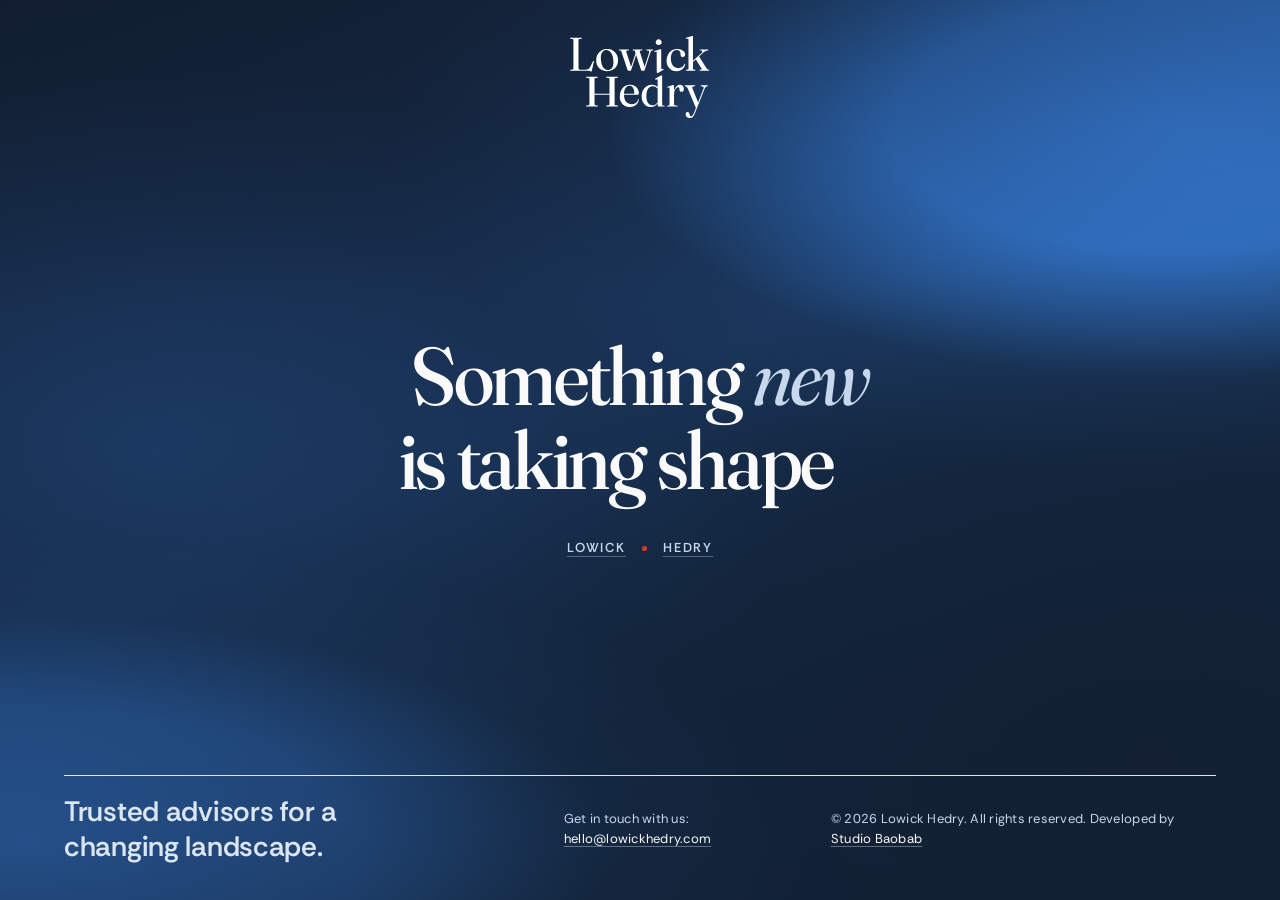
<file: index.html>
<!doctype html>
<html lang="en">
<head>
  <meta charset="utf-8">
  <meta name="viewport" content="width=device-width, initial-scale=1, viewport-fit=cover">
  <title>Lowick Hedry — Coming Soon</title>
  <meta name="description" content="Lowick Hedry — trusted advisors for a changing landscape. Launching end of June 2026.">
  <link rel="icon" type="image/png" href="assets/lh-favicon.png">
  <link rel="stylesheet" href="css/lowick-hedry.css">
</head>
<body>
  <main class="page">

    <header class="topbar anim-fade-down">
      <img class="wordmark anim-soft-pop anim-delay-1" src="assets/lowick-hedry-logo-portrait-negative.svg" alt="Lowick Hedry">
    </header>

    <section class="hero">
      <div class="hero-copy">

        <h1 class="headline anim-fade-up anim-delay-3">
          Something <em>new</em> is taking shape<span class="reddot" aria-hidden="true"><span>.</span><span>.</span><span>.</span></span>
        </h1>
      </div>
      <div class="companies anim-fade-up anim-delay-4">
        <a href="https://lowickgroup.com/" target="_blank" rel="noopener">Lowick</a>
        <span class="companies-dot" aria-hidden="true"></span>
        <a href="https://hedry.co.uk/" target="_blank" rel="noopener">Hedry</a>
      </div>

    </section>

    <footer class="footer anim-fade-up anim-delay-6">
      <p class="tagline">Trusted advisors for a changing landscape.</p>
      <div class="footer-copy">
        <span class="copy">Get in touch with us: <a class="value" href="mailto:hello@lowickhedry.com">hello@lowickhedry.com</a></span>
        <span class="copy">&copy; 2026 Lowick Hedry. All rights reserved. Developed by <a href="https://studiobaobab.com" target="_blank" rel="noopener">Studio Baobab</a></span>
      </div>
    </footer>

  </main>
</body>
</html>
</file>
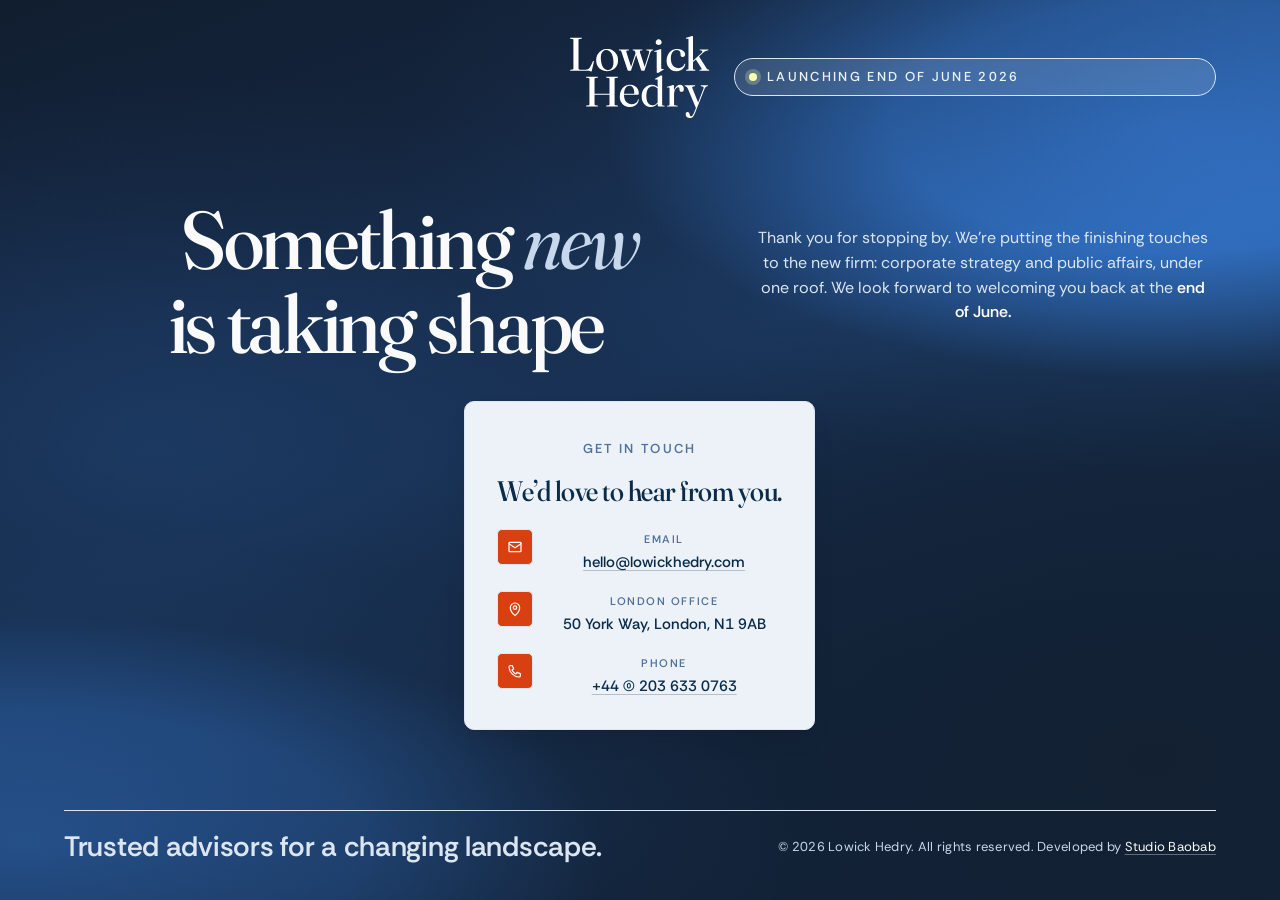
<file: coming-soon.html>
<!doctype html>
<html lang="en">
<head>
  <meta charset="utf-8">
  <meta name="viewport" content="width=device-width, initial-scale=1, viewport-fit=cover">
  <title>Lowick Hedry — Coming Soon</title>
  <meta name="description" content="Lowick Hedry — trusted advisors for a changing landscape. Launching end of June 2026.">
  <link rel="stylesheet" href="css/lowick-hedry.css">
</head>
<body>
  <main class="page">

    <header class="topbar anim-fade-down">
      <img class="wordmark anim-soft-pop anim-delay-1" src="assets/lowick-hedry-logo-portrait-negative.svg" alt="Lowick Hedry">
      <span class="badge anim-soft-pop anim-delay-2">
        <span class="pulse" aria-hidden="true"></span>
        Launching end of June 2026
      </span>
    </header>

    <section class="hero">
      <div class="hero-copy">

        <h1 class="headline anim-fade-up anim-delay-3">
          Something <em>new</em> is taking shape<span class="reddot" aria-hidden="true"><span>.</span><span>.</span><span>.</span></span>
        </h1>

        <p class="lede anim-fade-up anim-delay-4">
          Thank you for stopping by. We’re putting the finishing touches to the new firm: corporate strategy and public affairs, under one roof. We look forward to welcoming you back at the <strong>end of June.</strong>
        </p>
      </div>

      <!-- GET IN TOUCH SECTION -->
      <aside class="card anim-soft-pop anim-delay-5" aria-label="Contact details">
        <span class="eyebrow">Get in touch</span>
        <h3>We&rsquo;d love to hear from you.</h3>

        <ul class="contact-list anim-stagger">
          <li class="contact-item">
            <span class="icon" aria-hidden="true">
              <svg viewBox="0 0 24 24" fill="none" stroke="currentColor" stroke-width="1.8" stroke-linecap="round" stroke-linejoin="round">
                <rect x="3" y="5" width="18" height="14" rx="1"/>
                <path d="M3 7l9 6 9-6"/>
              </svg>
            </span>
            <div>
              <div class="label">Email</div>
              <a class="value" href="mailto:hello@lowickhedry.com">hello@lowickhedry.com</a>
            </div>
          </li>

          <li class="contact-item">
            <span class="icon" aria-hidden="true">
              <svg viewBox="0 0 24 24" fill="none" stroke="currentColor" stroke-width="1.8" stroke-linecap="round" stroke-linejoin="round">
                <path d="M12 22s7-6.2 7-12a7 7 0 1 0-14 0c0 5.8 7 12 7 12z"/>
                <circle cx="12" cy="10" r="2.6"/>
              </svg>
            </span>
            <div>
              <div class="label">London Office</div>
              <span class="value">50 York Way, London, N1 9AB</span>
            </div>
          </li>

          <li class="contact-item">
            <span class="icon" aria-hidden="true">
              <svg viewBox="0 0 24 24" fill="none" stroke="currentColor" stroke-width="1.8" stroke-linecap="round" stroke-linejoin="round">
                <path d="M5 4h3l2 5-2.5 1.5a12 12 0 0 0 6 6L15 14l5 2v3a2 2 0 0 1-2 2A16 16 0 0 1 3 6a2 2 0 0 1 2-2z"/>
              </svg>
            </span>
            <div>
              <div class="label">Phone</div>
              <a class="value" href="tel:+442036330763">+44 (0) 203 633 0763</a>
            </div>
          </li>
        </ul>
      </aside>
      <!-- END OF GET IN TOUCH SECTION -->

    </section>

    <footer class="footer anim-fade-up anim-delay-6">
      <p class="tagline">Trusted advisors for a changing landscape.</p>
      <span class="copy">&copy; 2026 Lowick Hedry. All rights reserved. Developed by <a href="https://studiobaobab.com" target="_blank" rel="noopener">Studio Baobab</a></span>
    </footer>

  </main>
</body>
</html>
</file>
<file: css/lowick-hedry.css>
/* ============================================================
   Lowick Hedry - brand tokens
   Mirrors 01. Design System/colors_and_type.css.
   ============================================================ */

/* Fonts loaded from Google Fonts - Fraunces (variable) + Rethink Sans (variable) */
@import url('https://fonts.googleapis.com/css2?family=Fraunces:ital,opsz,wght,SOFT@0,9..144,100..900,0..100;1,9..144,100..900,0..100&family=Rethink+Sans:ital,wght@0,400..800;1,400..800&display=swap');

:root {
  /* Brand palette */
  --off-white:     #FAFAFA;
  --anchor:        #0A2C4A;   /* Midnight Navy */
  --anchor-deep:   #051A2E;
  --whisper:       #C8D8EC;
  --whisper-60:    #DCE6F3;
  --whisper-20:    #ECF2F8;
  --civic:         #4F719C;
  --civic-deep:    #3D5A7E;
  --signal:        #D84011;   /* Orangey-Red - the dot */
  --signal-deep:   #B83209;
  --signal-tint:   #FBE0D6;
  --highlight:     #F6FFB0;
  --ink:           #0A2C4A;
  --ink-soft:      #1F3E5C;
  --graphite:      #4F719C;
  --stone:         #8A9FB7;

  --font-display:  "Fraunces", "Source Serif Pro", "Georgia", serif;
  --font-sans:     "Rethink Sans", "Inter", "Helvetica Neue", system-ui, sans-serif;

  --fs-eyebrow:    13px;
  --fs-caption:    13px;
  --fs-body:       17px;

  --r-card:        10px;
  --r-tag:         999px;
  --r-button:      0;

  --sh-2: 0 2px 0 rgba(14,17,23,0.04), 0 12px 28px -8px rgba(14,17,23,0.12);

  --ease-out:   cubic-bezier(0.2, 0.7, 0.1, 1);
  --ease-inout: cubic-bezier(0.45, 0, 0.2, 1);
  --dur-base:   200ms;
}

*, *::before, *::after { box-sizing: border-box; }
html, body { height: 100%; margin: 0; }
body {
  min-height: 100vh;
  min-height: 100dvh;
  background: #111E30;
  color: var(--whisper-20);
  font-family: var(--font-sans);
  font-size: var(--fs-body);
  line-height: 1.55;
  -webkit-font-smoothing: antialiased;
  overflow: hidden;
}
::selection { background: var(--signal); color: #fff; }

.reddot {
  color: var(--signal);
  display: inline-flex;
  gap: 0.02em;
  padding-left: 4px;
}
.reddot span {
  animation: ellipsisFade 2.4s var(--ease-inout) infinite;
  opacity: 0;
}
.reddot span:nth-child(2) {
  animation-delay: 0.28s;
}
.reddot span:nth-child(3) {
  animation-delay: 0.56s;
}
@keyframes ellipsisFade {
  0%, 72%, 100% { opacity: 0; }
  18%, 48% { opacity: 1; }
}

/* ----- Reusable animation blocks ----- */
.anim-fade-up,
.anim-fade-down,
.anim-soft-pop {
  animation-duration: 900ms;
  animation-fill-mode: both;
  animation-timing-function: var(--ease-out);
  opacity: 0;
  will-change: opacity, transform;
}
.anim-fade-up {
  animation-name: lhFadeUp;
}
.anim-fade-down {
  animation-name: lhFadeDown;
}
.anim-soft-pop {
  animation-name: lhSoftPop;
}
.anim-delay-1 { animation-delay: 120ms; }
.anim-delay-2 { animation-delay: 220ms; }
.anim-delay-3 { animation-delay: 340ms; }
.anim-delay-4 { animation-delay: 480ms; }
.anim-delay-5 { animation-delay: 620ms; }
.anim-delay-6 { animation-delay: 780ms; }

.anim-stagger > * {
  animation: lhFadeUp 760ms var(--ease-out) both;
  opacity: 0;
  will-change: opacity, transform;
}
.anim-stagger > *:nth-child(1) { animation-delay: 760ms; }
.anim-stagger > *:nth-child(2) { animation-delay: 880ms; }
.anim-stagger > *:nth-child(3) { animation-delay: 1000ms; }
.anim-stagger > *:nth-child(4) { animation-delay: 1120ms; }

.anim-line-draw {
  transform-origin: left center;
  animation: lhLineDraw 820ms var(--ease-out) both;
  will-change: transform, opacity;
}

@keyframes lhFadeUp {
  from {
    opacity: 0;
    transform: translate3d(0, 18px, 0);
  }
  to {
    opacity: 1;
    transform: translate3d(0, 0, 0);
  }
}
@keyframes lhFadeDown {
  from {
    opacity: 0;
    transform: translate3d(0, -14px, 0);
  }
  to {
    opacity: 1;
    transform: translate3d(0, 0, 0);
  }
}
@keyframes lhSoftPop {
  from {
    opacity: 0;
    transform: translate3d(0, 10px, 0) scale(0.985);
  }
  to {
    opacity: 1;
    transform: translate3d(0, 0, 0) scale(1);
  }
}
@keyframes lhLineDraw {
  from {
    opacity: 0;
    transform: scaleX(0);
  }
  to {
    opacity: 1;
    transform: scaleX(1);
  }
}

/* ----- Layout: 100vh page, three-block stack ----- */
.page {
  position: relative;
  height: 100vh;
  height: 100dvh;
  width: 100%;
  display: flex;
  flex-direction: column;
  justify-content: space-between;
  padding: clamp(24px, 4vh, 56px) clamp(24px, 5vw, 88px);
  overflow: hidden;
}

/* Official Lowick Hedry dark gradient - rendered in CSS so the
   page works without the asset file. */
.page::before {
  content: "";
  position: absolute;
  inset: 0;
  background:
    radial-gradient(ellipse 86% 54% at 92% 14%, rgba(54, 121, 210, 0.98) 0%, rgba(53, 122, 212, 0.82) 26%, rgba(31, 65, 109, 0.28) 52%, transparent 72%),
    radial-gradient(ellipse 78% 44% at 2% 94%, rgba(52, 117, 204, 0.92) 0%, rgba(52, 119, 208, 0.62) 34%, rgba(33, 71, 122, 0.24) 58%, transparent 78%),
    radial-gradient(ellipse 72% 58% at 12% 50%, rgba(33, 71, 122, 0.58) 0%, rgba(25, 51, 87, 0.36) 46%, transparent 72%),
    radial-gradient(ellipse 78% 64% at 90% 84%, rgba(19, 33, 51, 0.96) 0%, rgba(19, 37, 60, 0.74) 46%, transparent 74%),
    linear-gradient(158deg, #111E30 0%, #152640 22%, #193357 45%, #13253C 69%, #111E30 100%);
  z-index: 0;
  pointer-events: none;
}

/* Official Lowick Hedry light gradient - rendered in CSS. */
.lh-gradient-light {
  background:
    radial-gradient(ellipse 90% 70% at 85% 110%, rgba(216, 64, 17, 0.18), transparent 60%),
    radial-gradient(ellipse 80% 70% at 10% -10%, rgba(200, 216, 236, 0.85), transparent 55%),
    radial-gradient(ellipse 70% 60% at 100% 0%,  rgba(79, 113, 156, 0.22), transparent 60%),
    linear-gradient(135deg, #FAFAFA 0%, #ECF2F8 38%, #DCE6F3 70%, #C8D8EC 100%);
}

.page::after {
  content: "";
  position: absolute;
  inset: 0;
  background:
    radial-gradient(ellipse 120% 50% at 50% 0%, rgba(17, 30, 48, 0.38) 0%, rgba(17, 30, 48, 0) 64%),
    linear-gradient(180deg, rgba(17, 30, 48, 0.08) 0%, rgba(17, 30, 48, 0) 34%, rgba(17, 30, 48, 0.44) 100%);
  z-index: 0;
  pointer-events: none;
}
.page > * { position: relative; z-index: 1; }

/* ----- Header ----- */
.topbar {
  display: grid;
  grid-template-columns: 1fr auto 1fr;
  align-items: center;
  gap: 24px;
}

/* Wordmark */
.wordmark {
  display: block;
  grid-column: 2;
  width: clamp(110px, 12vw, 140px);
  height: auto;
}

.companies {
  display: inline-flex;
  justify-self: center;
  align-items: center;
  gap: 16px;
  font-family: var(--font-sans);
  font-size: var(--fs-eyebrow);
  font-weight: 600;
  letter-spacing: 0.14em;
  text-transform: uppercase;
}
.companies a {
  color: var(--whisper);
  text-decoration: underline;
  text-decoration-color: color-mix(in oklab, var(--whisper) 35%, transparent);
  text-decoration-thickness: 1px;
  text-underline-offset: 4px;
  transition: color var(--dur-base) var(--ease-out), text-decoration-color var(--dur-base) var(--ease-out);
}
.companies a:hover {
  color: var(--off-white);
  text-decoration-color: var(--signal);
}
.companies-dot {
  width: 5px;
  height: 5px;
  border-radius: 999px;
  background: var(--signal);
}

.badge {
  font-family: var(--font-sans);
  font-size: var(--fs-eyebrow);
  font-weight: 500;
  letter-spacing: 0.18em;
  text-transform: uppercase;
  display: inline-flex;
  align-items: center;
  gap: 10px;
  padding: 8px 14px;
  border: 1px solid var(--whisper-60);
  border-radius: var(--r-tag);
  background: rgba(255, 255, 255, 0.12);
  backdrop-filter: blur(6px);
  -webkit-backdrop-filter: blur(6px);
  color: var(--whisper-20);
}
.badge .pulse {
  width: 8px;
  height: 8px;
  border-radius: 999px;
  background: var(--highlight);
  box-shadow: 0 0 0 4px color-mix(in oklab, var(--highlight) 24%, transparent);
  animation: pulse 2.4s var(--ease-inout) infinite;
}
@keyframes pulse {
  0%, 100% { box-shadow: 0 0 0 4px color-mix(in oklab, var(--highlight) 24%, transparent); }
  50%      { box-shadow: 0 0 0 9px color-mix(in oklab, var(--highlight) 10%, transparent); }
}

/* ----- Hero ----- */
.hero {
  display: flex;
  flex-direction: column;
  flex: 1;
  align-items: center;
  justify-content: center;
  gap: clamp(28px, 4vh, 44px);
  padding: clamp(16px, 3vh, 40px) 0;
  text-align: center;
}

.hero-copy {
  display: flex;
  justify-content: center;
  width: 100%;
}

.eyebrow-row {
  display: flex;
  align-items: center;
  gap: 14px;
  margin-bottom: clamp(16px, 2.4vh, 28px);
}
.eyebrow-row .rule {
  width: 56px;
  height: 1.5px;
  background: var(--signal);
  display: inline-block;
}
.eyebrow-row .label {
  font-family: var(--font-sans);
  font-size: var(--fs-eyebrow);
  font-weight: 600;
  letter-spacing: 0.18em;
  text-transform: uppercase;
  color: var(--whisper);
}

.headline {
  font-family: var(--font-display);
  font-weight: 500;
  font-size: clamp(40px, 6.4vw, 88px);
  line-height: 1.02;
  letter-spacing: -0.028em;
  color: var(--off-white);
  font-variation-settings: "opsz" 144, "SOFT" 30, "WONK" 0;
  margin: 0;
  text-wrap: balance;
  max-width: 14ch;
}
.headline em {
  font-style: italic;
  font-weight: 400;
  color: var(--whisper);
}
.headline .dot {
  display: inline-block;
  width: 0.16em;
  height: 0.16em;
  background: var(--signal);
  border-radius: 999px;
  vertical-align: 0.05em;
  margin-left: 0.04em;
  transform: translateY(-0.05em);
}

.tagline {
  font-family: var(--font-sans);
  font-weight: 600;
  font-size: clamp(20px, 2.2vw, 30px);
  line-height: 1.25;
  letter-spacing: -0.01em;
  color: var(--whisper-60);
  margin: 0;
  text-wrap: balance;
}

.lede {
  font-family: var(--font-sans);
  font-size: clamp(16px, 1.15vw, 18px);
  line-height: 1.55;
  color: var(--whisper-60);
  max-width: 46ch;
  margin: clamp(20px, 3.2vh, 36px) 0 0;
}
.lede strong { color: var(--off-white); font-weight: 600; }

/* ----- Contact card ----- */
.card {
  background: var(--whisper-20);
  backdrop-filter: blur(10px);
  -webkit-backdrop-filter: blur(10px);
  border: 1px solid var(--whisper-60);
  border-radius: var(--r-card);
  padding: clamp(24px, 3.6vh, 40px);
  box-shadow: var(--sh-2);
}
.card .eyebrow {
  font-family: var(--font-sans);
  font-size: var(--fs-eyebrow);
  font-weight: 600;
  letter-spacing: 0.18em;
  text-transform: uppercase;
  color: var(--civic);
  display: inline-block;
  margin-bottom: 14px;
}
.card h3 {
  font-family: var(--font-display);
  font-size: clamp(26px, 2.2vw, 32px);
  font-weight: 500;
  letter-spacing: -0.018em;
  color: var(--anchor);
  margin: 0 0 22px;
  line-height: 1.18;
  font-variation-settings: "opsz" 144, "SOFT" 20;
}

.contact-list {
  list-style: none;
  padding: 0;
  margin: 0;
  display: flex;
  flex-direction: column;
  gap: 18px;
}
.contact-item {
  display: grid;
  grid-template-columns: 36px 1fr;
  align-items: start;
  gap: 14px;
}
.contact-item .icon {
  width: 36px;
  height: 36px;
  border-radius: 5px;
  background: var(--signal);
  border: 1px solid var(--whisper-60);
  display: inline-flex;
  align-items: center;
  justify-content: center;
  color: #fff;
  flex-shrink: 0;
}
.contact-item .icon svg { width: 16px; height: 16px; }
.contact-item .label {
  font-family: var(--font-sans);
  font-size: 11px;
  font-weight: 600;
  letter-spacing: 0.14em;
  text-transform: uppercase;
  color: var(--civic);
  margin: 2px 0 4px;
}
.contact-item .value {
  font-family: var(--font-sans);
  font-size: clamp(15px, 1.05vw, 16px);
  line-height: 1.4;
  color: var(--anchor);
  text-decoration: none;
  font-weight: 500;
  display: block;
}
.contact-item a.value {
  text-decoration: underline;
  text-decoration-thickness: 1px;
  text-underline-offset: 3px;
  text-decoration-color: color-mix(in oklab, var(--anchor) 25%, transparent);
  transition: text-decoration-color var(--dur-base) var(--ease-out), color var(--dur-base) var(--ease-out);
}
.contact-item a.value:hover {
  text-decoration-color: var(--signal);
  color: var(--anchor-deep);
}

/* ----- Footer ----- */
.footer {
  display: flex;
  align-items: center;
  justify-content: space-between;
  gap: 24px;
  padding-top: clamp(12px, 2vh, 20px);
  border-top: 1px solid var(--whisper-60);
  font-family: var(--font-sans);
  font-size: var(--fs-caption);
  color: var(--whisper);
}
.footer-copy {
  display: flex;
  align-items: center;
  gap: 24px;
}
.footer .copy { letter-spacing: 0.02em; }
.footer a {
  color: var(--off-white);
  text-decoration: underline;
  text-decoration-color: color-mix(in oklab, var(--off-white) 35%, transparent);
  text-decoration-thickness: 1px;
  text-underline-offset: 3px;
  transition: color var(--dur-base) var(--ease-out), text-decoration-color var(--dur-base) var(--ease-out);
}
.footer a:hover {
  color: var(--whisper-20);
  text-decoration-color: var(--signal);
}
.footer .merger {
  display: inline-flex;
  align-items: center;
  gap: 10px;
  letter-spacing: 0.14em;
  text-transform: uppercase;
  font-size: 11px;
  font-weight: 600;
}
.footer .merger .sep {
  display: inline-block;
  width: 18px;
  height: 1px;
  background: var(--whisper);
  opacity: 0.5;
}
.footer .merger .plus { color: var(--signal); font-weight: 700; }

/* ----- Responsive ----- */
@media (max-width: 920px) {
  body { overflow: auto; }
  .page {
    height: auto;
    min-height: 100vh;
    min-height: 100dvh;
    padding: 28px 22px 24px;
  }
  .hero {
    padding: 8px 0 0;
  }
  .headline { font-size: clamp(36px, 9vw, 56px); max-width: 18ch; }
  .tagline  { font-size: clamp(18px, 4.4vw, 22px); }
  .footer {
    flex-direction: column;
    align-items: center;
    gap: 6px;
    text-align: center;
  }
  .footer-copy {
    flex-direction: column;
    gap: 6px;
  }
}
@media (max-width: 480px) {
  .topbar {
    grid-template-columns: 1fr;
    justify-items: center;
    gap: 12px;
  }
  .wordmark { grid-column: 1; }
  .badge { font-size: 10px; padding: 6px 10px; }
  .badge .pulse { width: 7px; height: 7px; }
  .wordmark { width: 90px; }
  .card { padding: 22px; }
}
@media (prefers-reduced-motion: reduce) {
  .badge .pulse { animation: none; }
  .reddot span { animation: none; opacity: 1; }
  .anim-fade-up,
  .anim-fade-down,
  .anim-soft-pop,
  .anim-stagger > *,
  .anim-line-draw {
    animation: none;
    opacity: 1;
    transform: none;
  }
}
</file>
